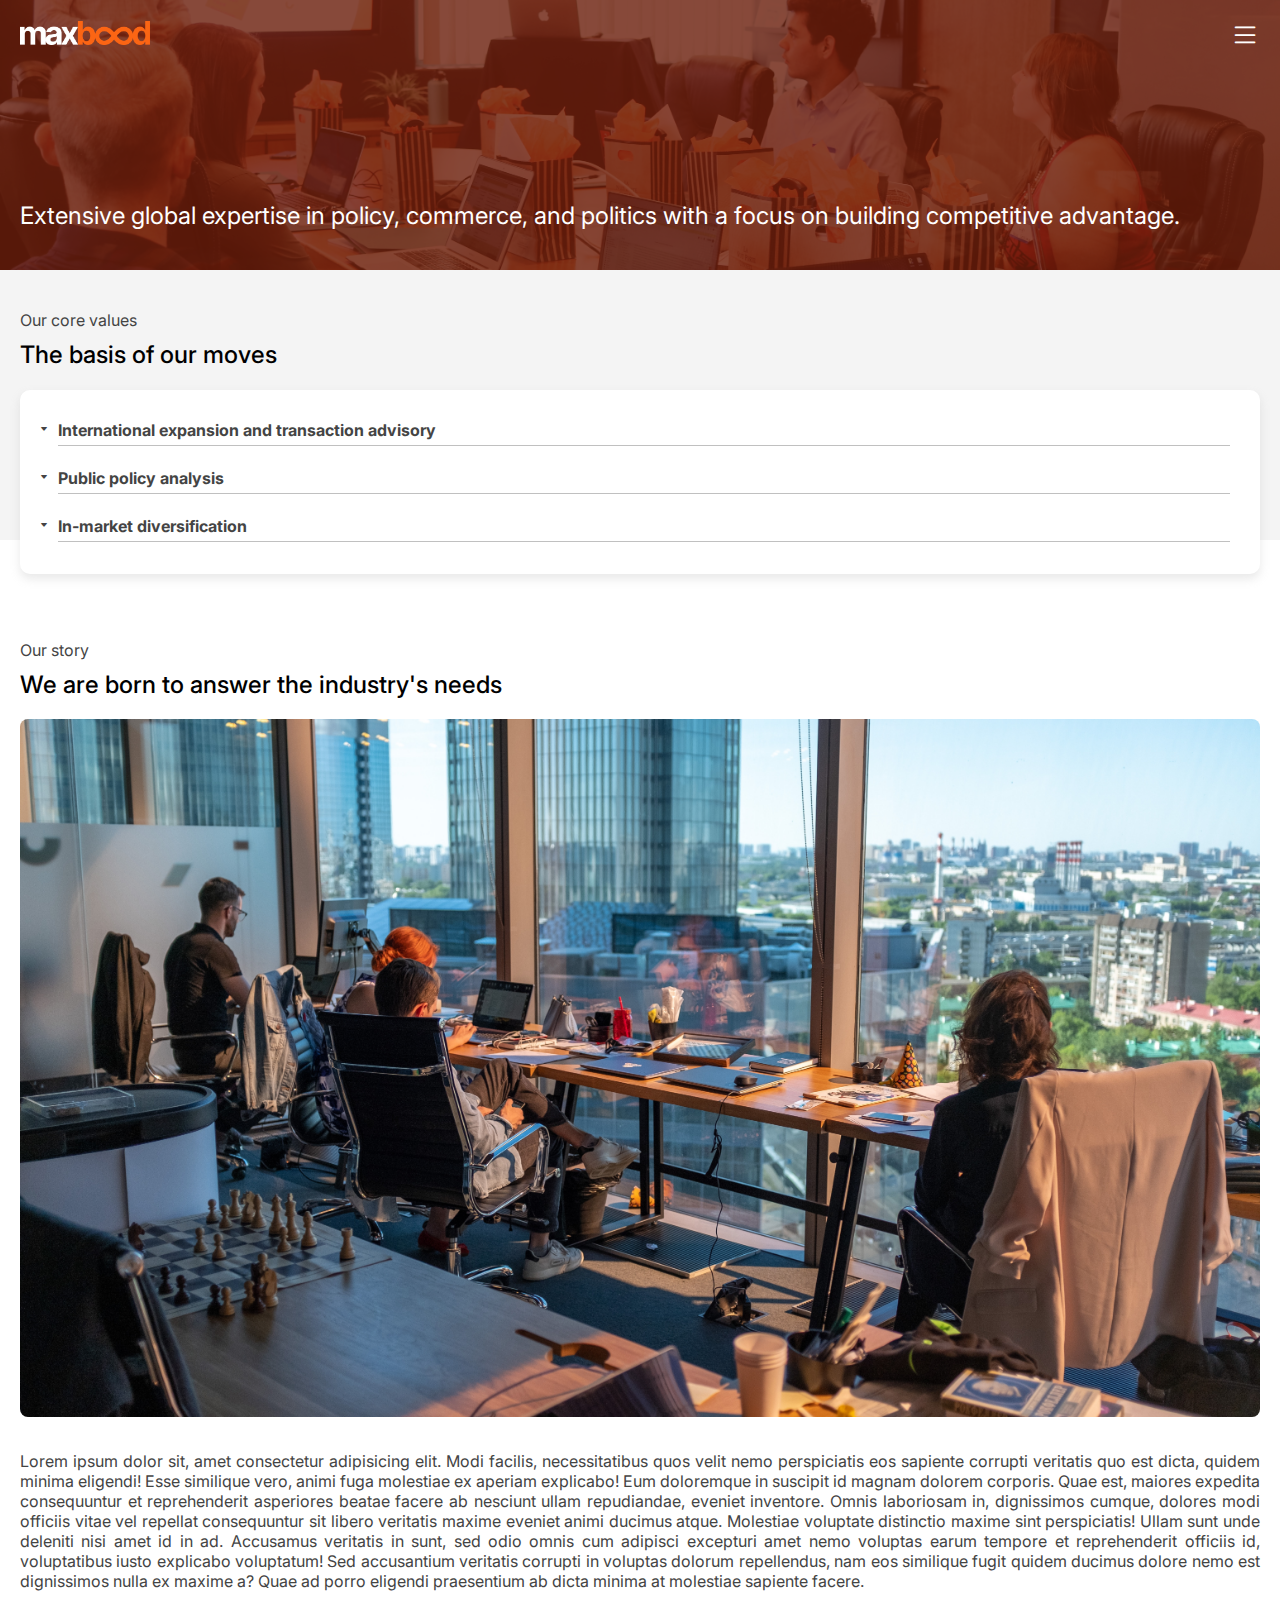
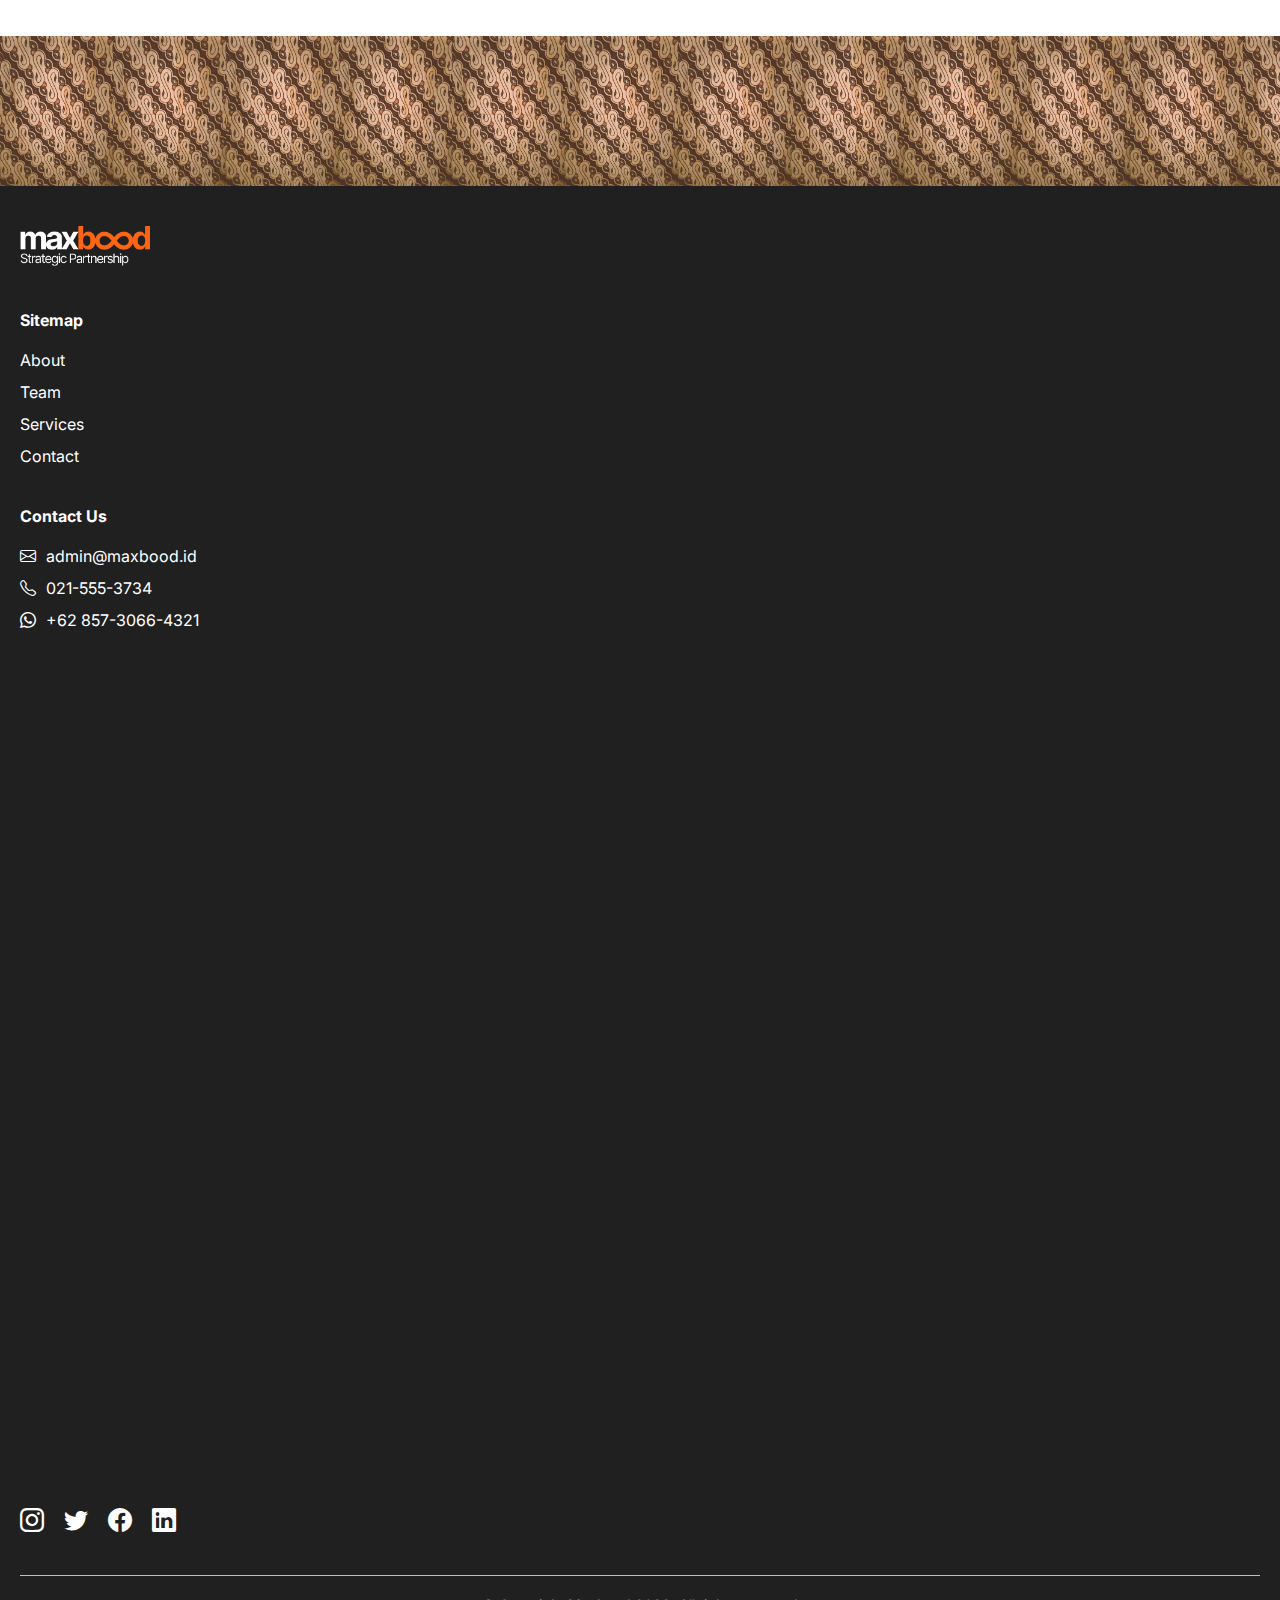
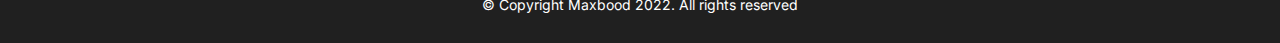
<file: about.html>
<!DOCTYPE html>
<html lang="en">

<head>
    <meta charset="UTF-8">
    <meta http-equiv="X-UA-Compatible" content="IE=edge">
    <meta name="viewport" content="width=device-width, initial-scale=1.0">
    <link rel="stylesheet" href="main.css">
    <link rel="stylesheet" href="about.css">
    <link
        href="https://fonts.googleapis.com/css2?family=Archivo:ital,wght@0,100;0,200;0,300;0,400;0,500;0,600;0,700;0,800;0,900;1,100;1,200;1,300;1,400;1,500;1,600;1,700;1,800;1,900&family=Inter:wght@100;200;300;400;500;600;700;800;900&family=Playfair+Display+SC:ital,wght@0,400;0,700;0,900;1,400;1,700;1,900&family=Plus+Jakarta+Sans:ital,wght@0,200;0,300;0,400;0,500;0,600;0,700;0,800;1,200;1,300;1,400;1,500;1,600;1,700;1,800&display=swap"
        rel="stylesheet">
        <link rel="stylesheet" href="https://cdn.jsdelivr.net/npm/bootstrap-icons@1.8.3/font/bootstrap-icons.css">
    <title>About — Maxbood</title>
</head>

<body>

    <!-- HEADER -->
    <header>
        <a href="index.html"><img src="img/maxbood__logo.png" alt="" id="brand__logo"></a>
        <div class="nav__toggle"><i class="bi bi-list"></i></div>
        <div class="nav__toggle__close"><i class="bi bi-x"></i></div>
        <div class="nav__menu closed__nav__menu">
            <ul class="menu__items">
                <li class="menu__item"><a href="about.html">About</a></li>
                <li class="menu__item"><a href="team.html">Team</a></li>
                <li class="menu__item"><a href="services.html">Services</a></li>
                <li class="menu__item"><a href="#footer__section">Contact</a></li>
            </ul>
            <ul class="social__icons">
                <li class="social__icon"><a href=""><i class="bi bi-instagram"></i></a></li>
                <li class="social__icon"><a href=""><i class="bi bi-twitter"></i></a></li>
                <li class="social__icon"><a href=""><i class="bi bi-facebook"></i></a></li>
                <li class="social__icon"><a href=""><i class="bi bi-linkedin"></i></a></li>
            </ul>
        </div>
    </header>

    <!-- HERO SECTION -->
    <section id="hero__section" class="section__container">
        <h2>Extensive global expertise in policy, commerce, and politics with a focus on building competitive advantage.
        </h2>
        <div class="hero__section__overlay"></div>
    </section>

    <!-- CORE VALUES SECTION -->
    <section id="core__values__section" class="section__container">
        <p>Our core values</p>
        <h2>The basis of our moves</h2>
        <div class="card">
            <div class="accordion">
                <div class="accordion__item">
                    <!-- SERVICES ACCORDION ITEM 1 -->
                    <div class="accordion__label">
                        <i class="bi bi-caret-down-fill accordion__label__item"></i>
                        <p class="accordion__label__item">International expansion and transaction advisory</p>
                    </div>
                    <p class="accordion__child closed__accordion">We advise companies on if, how and when to invest
                        offshore, taking into account their risk appetite and levels of exposure.</p>

                    <!-- SERVICES ACCORDION ITEM 2 -->
                    <div class="accordion__label">
                        <i class="bi bi-caret-down-fill accordion__label__item"></i>
                        <p class="accordion__label__item">Public policy analysis</p>
                    </div>
                    <p class="accordion__child closed__accordion">Analysis of public policy, the politics underpinning
                        decision making, its trajectory and the implications for business.</p>

                    <!-- SERVICES ACCORDION ITEM 3 -->
                    <div class="accordion__label">
                        <i class="bi bi-caret-down-fill accordion__label__item"></i>
                        <p class="accordion__label__item">In-market diversification</p>
                    </div>
                    <p class="accordion__child closed__accordion">Advice around exposure to in-country risk and how
                        companies can seek to limit over-exposure and protect themselves.</p>
                </div>
            </div>
        </div>
    </section>

    <!-- STORY SECTION -->
    <section id="story__section" class="section__container">
        <p>Our story</p>
        <h2>We are born to answer the industry's needs</h2>
        <img src="img/about-page__story-section.jpg" alt="" class="story__section__img">
        <p>Lorem ipsum dolor sit, amet consectetur adipisicing elit. Modi facilis, necessitatibus quos velit nemo perspiciatis eos sapiente corrupti veritatis quo est dicta, quidem minima eligendi! Esse similique vero, animi fuga molestiae ex aperiam explicabo! Eum doloremque in suscipit id magnam dolorem corporis. Quae est, maiores expedita consequuntur et reprehenderit asperiores beatae facere ab nesciunt ullam repudiandae, eveniet inventore. Omnis laboriosam in, dignissimos cumque, dolores modi officiis vitae vel repellat consequuntur sit libero veritatis maxime eveniet animi ducimus atque. Molestiae voluptate distinctio maxime sint perspiciatis! Ullam sunt unde deleniti nisi amet id in ad. Accusamus veritatis in sunt, sed odio omnis cum adipisci excepturi amet nemo voluptas earum tempore et reprehenderit officiis id, voluptatibus iusto explicabo voluptatum! Sed accusantium veritatis corrupti in voluptas dolorum repellendus, nam eos similique fugit quidem ducimus dolore nemo est dignissimos nulla ex maxime a? Quae ad porro eligendi praesentium ab dicta minima at molestiae sapiente facere.</p>
    </section>

    <!-- PREFOOTER -->
    <section class="prefooter">
        <div class="prefooter__overlay"></div>
    </section>

    <!-- FOOTER -->
    <footer id="footer__section" class="section__container">
        <img src="img/maxbood__logo__wtext.png" alt="" id="brand__logo__footer">
        <div class="sitemap">
            <ul>Sitemap
                <li class="sitemap__item"><a href="">About</a></li>
                <li class="sitemap__item"><a href="">Team</a></li>
                <li class="sitemap__item"><a href="">Services</a></li>
                <li class="sitemap__item"><a href="">Contact</a></li>
            </ul>
        </div>

        <div class="company__details">
            <ul>Contact Us
                <li class="detail__item"><a href="mailto:admin@maxbood.id"><i class="bi bi-envelope"></i>admin@maxbood.id</a></li>
                <li class="detail__item"><a href="tel:0215553734"><i class="bi bi-telephone"></i>021-555-3734</a></li>
                <li class="detail__item"><a href="tel:6285730664321"><i class="bi bi-whatsapp"></i>+62 857-3066-4321</a></li>
                <li class="detail__item company__map"><iframe src="https://www.google.com/maps/embed?pb=!1m18!1m12!1m3!1d3965.9893935387486!2d106.75411691513679!3d-6.2651243954652065!2m3!1f0!2f0!3f0!3m2!1i1024!2i768!4f13.1!3m3!1m2!1s0x2e69f05c6fa4e817%3A0x3b7dd12d292b1c73!2sBumi%20Bintaro%20Permai!5e0!3m2!1sen!2sid!4v1657023475915!5m2!1sen!2sid" width="600" height="450" style="border:0;" allowfullscreen="" loading="lazy" referrerpolicy="no-referrer-when-downgrade"></iframe></li>
            </ul>
        </div>

        <div class="social__icons__container">
            <ul class="social__icons">
                <li class="social__icon"><a href=""><i class="bi bi-instagram"></i></a></li>
                <li class="social__icon"><a href=""><i class="bi bi-twitter"></i></a></li>
                <li class="social__icon"><a href=""><i class="bi bi-facebook"></i></a></li>
                <li class="social__icon"><a href=""><i class="bi bi-linkedin"></i></a></li>
            </ul>
        </div>

        <div class="copyrights">&copy; Copyright Maxbood 2022. All rights reserved</div>
    </footer>


    <script src="main.js"></script>
</body>

</html>
</file>
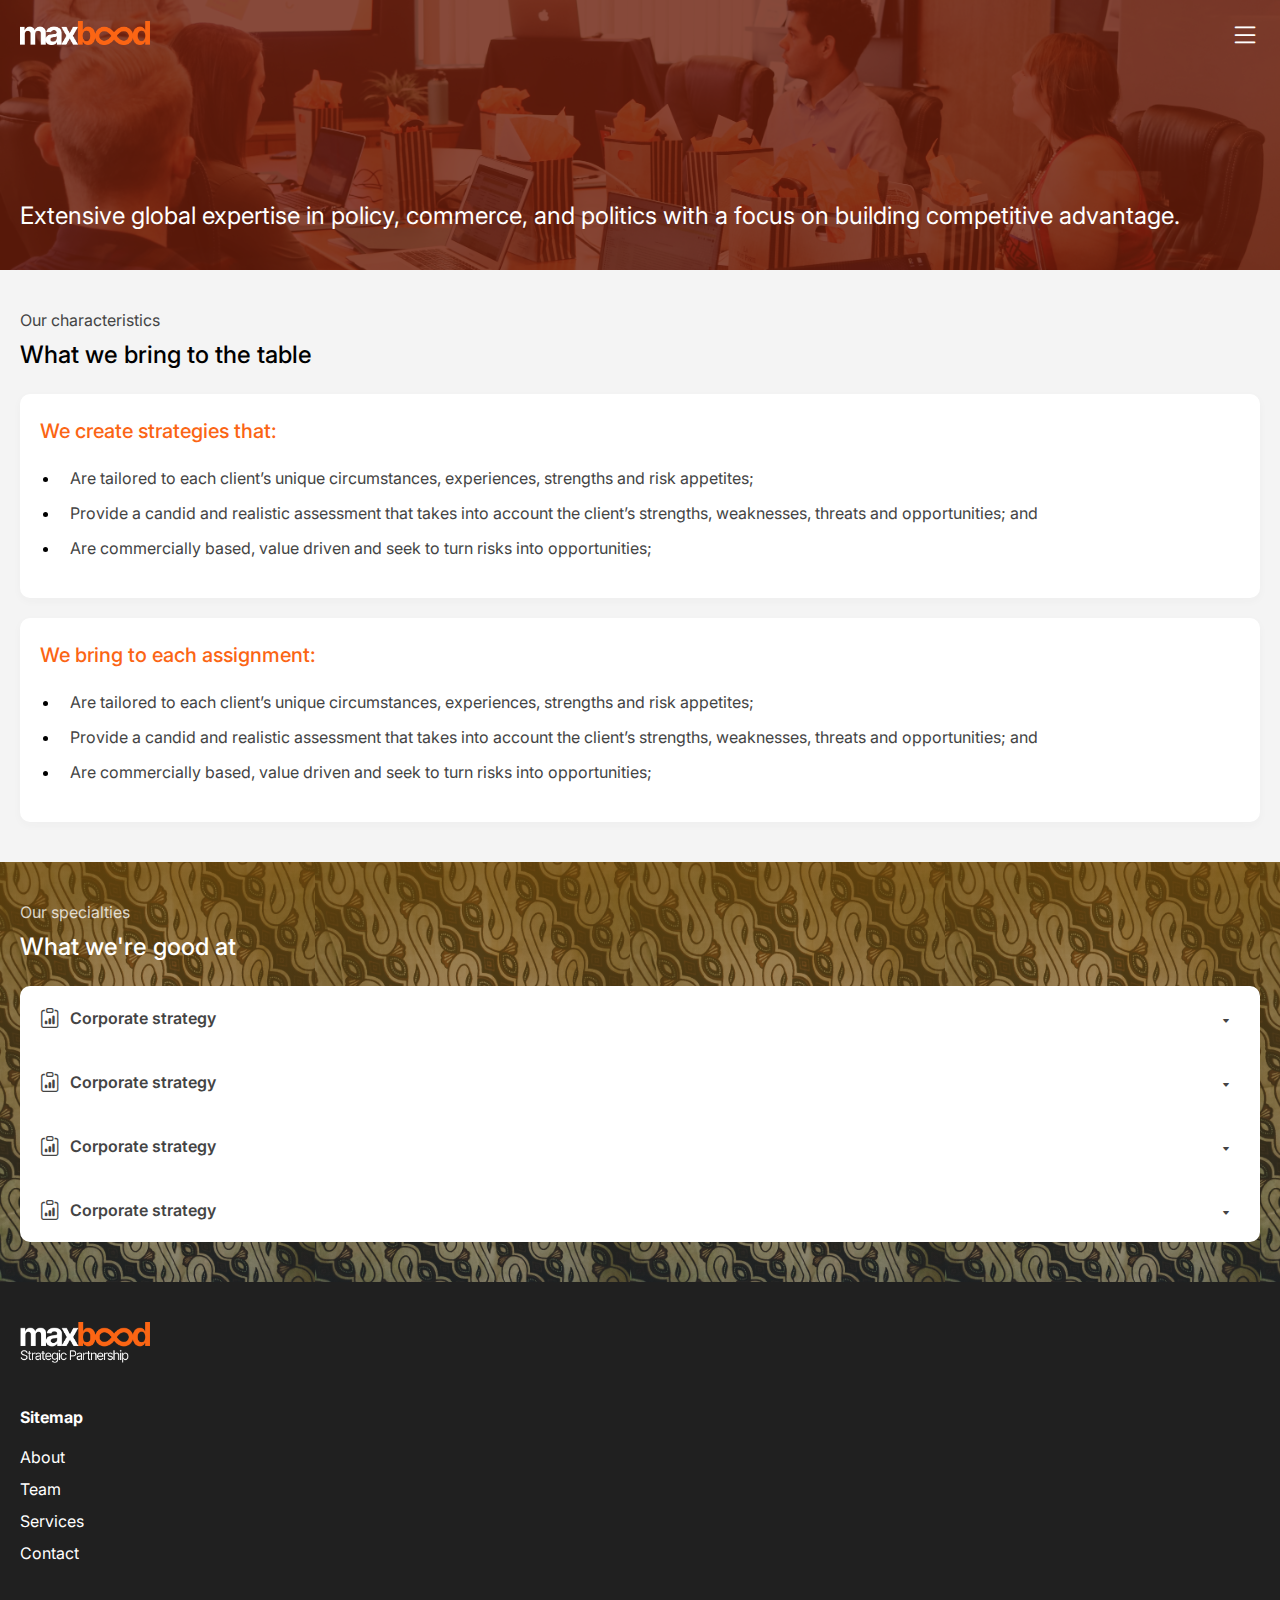
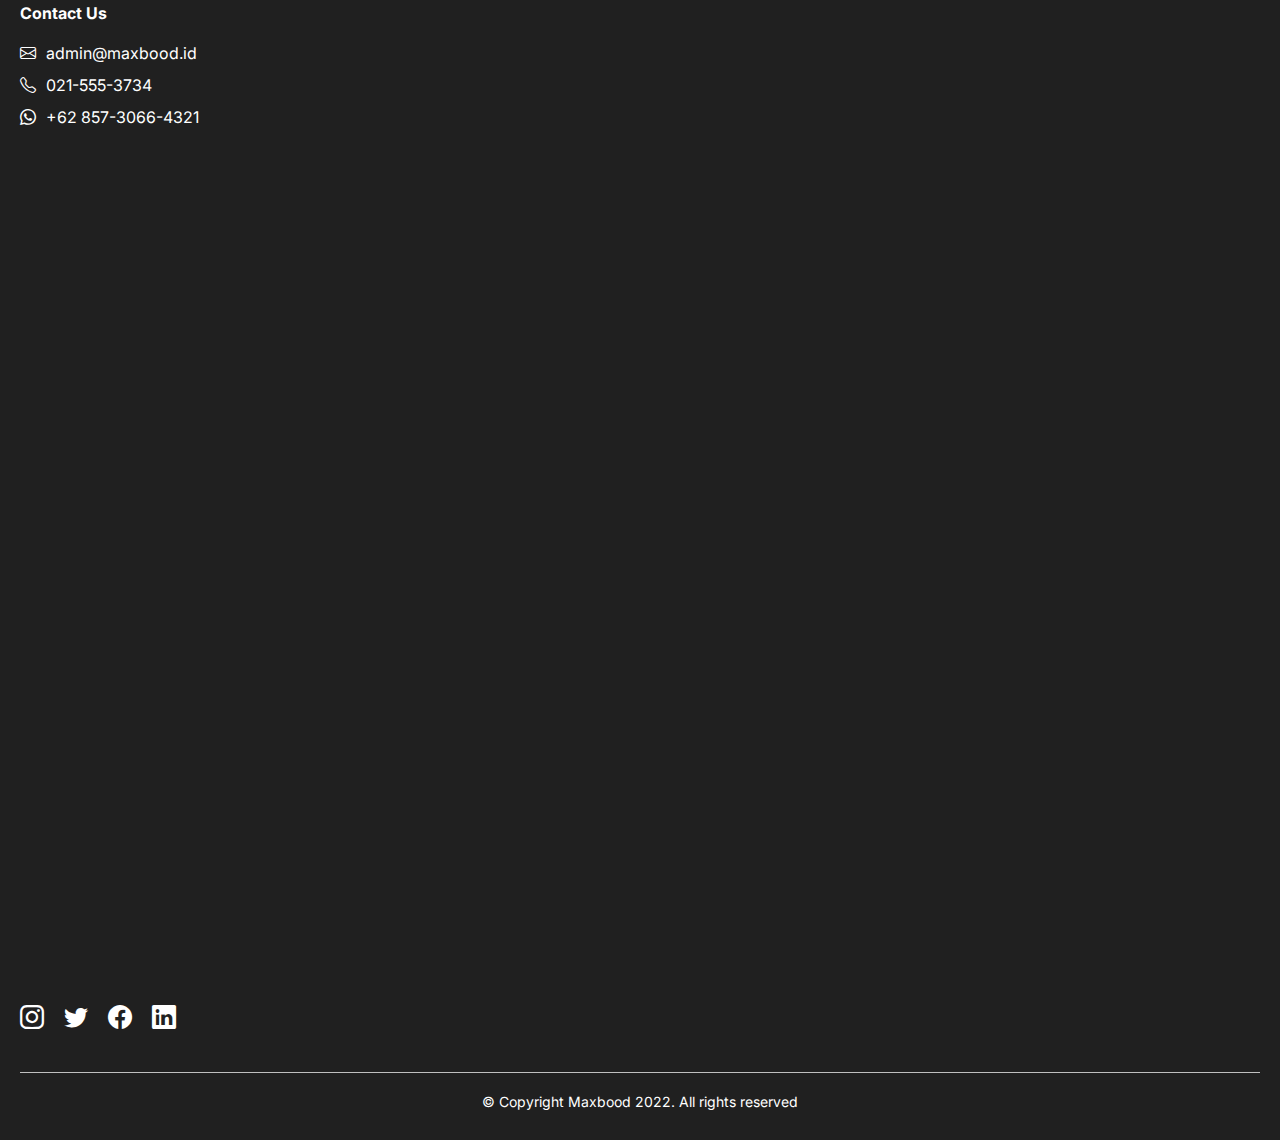
<file: services.html>
<!DOCTYPE html>
<html lang="en">

<head>
    <meta charset="UTF-8">
    <meta http-equiv="X-UA-Compatible" content="IE=edge">
    <meta name="viewport" content="width=device-width, initial-scale=1.0">
    <link rel="stylesheet" href="https://cdn.jsdelivr.net/npm/bootstrap-icons@1.8.3/font/bootstrap-icons.css">
    <link rel="stylesheet" href="services.css">
    <link rel="stylesheet" href="main.css">
    <link rel="preconnect" href="https://fonts.googleapis.com">
    <link rel="preconnect" href="https://fonts.gstatic.com" crossorigin>
    <link
        href="https://fonts.googleapis.com/css2?family=Archivo:ital,wght@0,100;0,200;0,300;0,400;0,500;0,600;0,700;0,800;0,900;1,100;1,200;1,300;1,400;1,500;1,600;1,700;1,800;1,900&family=Inter:wght@100;200;300;400;500;600;700;800;900&family=Playfair+Display+SC:ital,wght@0,400;0,700;0,900;1,400;1,700;1,900&family=Plus+Jakarta+Sans:ital,wght@0,200;0,300;0,400;0,500;0,600;0,700;0,800;1,200;1,300;1,400;1,500;1,600;1,700;1,800&display=swap" rel="stylesheet">

    <title>Services — Maxbood</title>
</head>

<body>
    <!-- NAVBAR -->
    <header>
        <a href="index.html"><img src="img/maxbood__logo.png" alt="" id="brand__logo"></a>
        <div class="nav__toggle"><i class="bi bi-list"></i></div>
        <div class="nav__toggle__close"><i class="bi bi-x"></i></div>
        <div class="nav__menu closed__nav__menu">
            <ul class="menu__items">
                <li class="menu__item"><a href="about.html">About</a></li>
                <li class="menu__item"><a href="team.html">Team</a></li>
                <li class="menu__item"><a href="services.html">Services</a></li>
                <li class="menu__item"><a href="#footer__section">Contact</a></li>
            </ul>
            <ul class="social__icons">
                <li class="social__icon"><a href=""><i class="bi bi-instagram"></i></a></li>
                <li class="social__icon"><a href=""><i class="bi bi-twitter"></i></a></li>
                <li class="social__icon"><a href=""><i class="bi bi-facebook"></i></a></li>
                <li class="social__icon"><a href=""><i class="bi bi-linkedin"></i></a></li>
            </ul>
        </div>
    </header>

     <!-- HERO SECTION -->
     <section id="hero__section" class="section__container">
        <h2>Extensive global expertise in policy, commerce, and politics with a focus on building competitive advantage.
        </h2>
        <div class="hero__section__overlay"></div>
    </section>

    <section id="characteristics__section" class="section__container">
        <p>Our characteristics</p>
        <h2>What we bring to the table</h2>
        <div class="card characteristics__card">
            <div class="card__title">
                <h3>We create strategies that:</h3>
            </div>
            <ul>
                <li><p>Are tailored to each client’s unique circumstances, experiences, strengths and risk appetites;</p></li>
                <li><p>Provide a candid and realistic assessment that takes into account the client’s strengths, weaknesses, threats and opportunities; and</p></li>
                <li><p>Are commercially based, value driven and seek to turn risks into opportunities;</p></li>
            </ul>
        </div>
        <div class="card characteristics__card">
            <div class="card__title">
                <h3>We bring to each assignment:</h3>
            </div>
            <ul>
                <li><p>Are tailored to each client’s unique circumstances, experiences, strengths and risk appetites;</p></li>
                <li><p>Provide a candid and realistic assessment that takes into account the client’s strengths, weaknesses, threats and opportunities; and</p></li>
                <li><p>Are commercially based, value driven and seek to turn risks into opportunities;</p></li>
            </ul>
        </div>
    </section>

    <section id="specialties__section" class="section__container">
        <p>Our specialties</p>
        <h2>What we're good at</h2>

        <div class="card person__card">
            <div class="left__side">
                <i class="bi bi-clipboard-data"></i>
                <div class="person__details">
                    <p class="person__name">Corporate strategy</p>
                </div>
            </div>
            <div class="right__side">
                <i class="bi bi-caret-down-fill"></i>
            </div>
            <div class="card__overlay"></div>
        </div>
        <div class="person__biography section__container card">
            <p>Taufik Hendra Kusuma memperoleh gelar Sarjana Sains Terapan Akuntansi dari Sekolah Tinggi Akuntansi Negara (2002). Taufik melanjutkan pendidikan S2 di Program MBA jurusan Manajemen Keuangan Universitas Gadjah Mada (2010) dan Master in Laws di Leeds Beckett University, Inggris (2022). Pendidikan S3 Islamic Economics and Finance dilanjutkan di Universitas Trisakti & MIHE, Inggris (2018) serta Program DBA Strategic Management di Prague University of Economics and Business, Ceko. Taufik juga memiliki 15 gelar sertifikasi profesi lokal dan internasional di bidang keuangan dan hukum. <br><br>
            Taufik pernah menjabat di PT Waskita Karya (Persero) Tbk (konstruksi) sebagai Direktur Keuangan & Manajemen Risiko serta Direktur Pengembangan Usaha dan QHSE. Sebelumnya Taufik menjabat sebagai komisaris, CEO, direktur dan group head di grup usaha Ooredoo Group/PT Indosat Tbk. (telekomunikasi), direktur anak perusahaan di PT Hutama Karya (Persero) (konstruksi dan properti), direktur dan senior management di grup usaha Radiant Group (investasi, perminyakan, rumah sakit dan EPC) serta auditor di Badan Pengawasan Keuangan dan Pembangunan (BPKP).</p>
        </div>
        <div class="card person__card">
            <div class="left__side">
                <i class="bi bi-clipboard-data"></i>
                <div class="person__details">
                    <p class="person__name">Corporate strategy</p>
                </div>
            </div>
            <div class="right__side">
                <i class="bi bi-caret-down-fill"></i>
            </div>
            <div class="card__overlay"></div>
        </div>
        <div class="person__biography section__container card">
            <p>Taufik Hendra Kusuma memperoleh gelar Sarjana Sains Terapan Akuntansi dari Sekolah Tinggi Akuntansi Negara (2002). Taufik melanjutkan pendidikan S2 di Program MBA jurusan Manajemen Keuangan Universitas Gadjah Mada (2010) dan Master in Laws di Leeds Beckett University, Inggris (2022). Pendidikan S3 Islamic Economics and Finance dilanjutkan di Universitas Trisakti & MIHE, Inggris (2018) serta Program DBA Strategic Management di Prague University of Economics and Business, Ceko. Taufik juga memiliki 15 gelar sertifikasi profesi lokal dan internasional di bidang keuangan dan hukum. <br><br>
            Taufik pernah menjabat di PT Waskita Karya (Persero) Tbk (konstruksi) sebagai Direktur Keuangan & Manajemen Risiko serta Direktur Pengembangan Usaha dan QHSE. Sebelumnya Taufik menjabat sebagai komisaris, CEO, direktur dan group head di grup usaha Ooredoo Group/PT Indosat Tbk. (telekomunikasi), direktur anak perusahaan di PT Hutama Karya (Persero) (konstruksi dan properti), direktur dan senior management di grup usaha Radiant Group (investasi, perminyakan, rumah sakit dan EPC) serta auditor di Badan Pengawasan Keuangan dan Pembangunan (BPKP).</p>
        </div>
        <div class="card person__card">
            <div class="left__side">
                <i class="bi bi-clipboard-data"></i>
                <div class="person__details">
                    <p class="person__name">Corporate strategy</p>
                </div>
            </div>
            <div class="right__side">
                <i class="bi bi-caret-down-fill"></i>
            </div>
            <div class="card__overlay"></div>
        </div>
        <div class="person__biography section__container card">
            <p>Taufik Hendra Kusuma memperoleh gelar Sarjana Sains Terapan Akuntansi dari Sekolah Tinggi Akuntansi Negara (2002). Taufik melanjutkan pendidikan S2 di Program MBA jurusan Manajemen Keuangan Universitas Gadjah Mada (2010) dan Master in Laws di Leeds Beckett University, Inggris (2022). Pendidikan S3 Islamic Economics and Finance dilanjutkan di Universitas Trisakti & MIHE, Inggris (2018) serta Program DBA Strategic Management di Prague University of Economics and Business, Ceko. Taufik juga memiliki 15 gelar sertifikasi profesi lokal dan internasional di bidang keuangan dan hukum. <br><br>
            Taufik pernah menjabat di PT Waskita Karya (Persero) Tbk (konstruksi) sebagai Direktur Keuangan & Manajemen Risiko serta Direktur Pengembangan Usaha dan QHSE. Sebelumnya Taufik menjabat sebagai komisaris, CEO, direktur dan group head di grup usaha Ooredoo Group/PT Indosat Tbk. (telekomunikasi), direktur anak perusahaan di PT Hutama Karya (Persero) (konstruksi dan properti), direktur dan senior management di grup usaha Radiant Group (investasi, perminyakan, rumah sakit dan EPC) serta auditor di Badan Pengawasan Keuangan dan Pembangunan (BPKP).</p>
        </div>
        <div class="card person__card">
            <div class="left__side">
                <i class="bi bi-clipboard-data"></i>
                <div class="person__details">
                    <p class="person__name">Corporate strategy</p>
                </div>
            </div>
            <div class="right__side">
                <i class="bi bi-caret-down-fill"></i>
            </div>
            <div class="card__overlay"></div>
        </div>
        <div class="person__biography section__container card">
            <p>Taufik Hendra Kusuma memperoleh gelar Sarjana Sains Terapan Akuntansi dari Sekolah Tinggi Akuntansi Negara (2002). Taufik melanjutkan pendidikan S2 di Program MBA jurusan Manajemen Keuangan Universitas Gadjah Mada (2010) dan Master in Laws di Leeds Beckett University, Inggris (2022). Pendidikan S3 Islamic Economics and Finance dilanjutkan di Universitas Trisakti & MIHE, Inggris (2018) serta Program DBA Strategic Management di Prague University of Economics and Business, Ceko. Taufik juga memiliki 15 gelar sertifikasi profesi lokal dan internasional di bidang keuangan dan hukum. <br><br>
            Taufik pernah menjabat di PT Waskita Karya (Persero) Tbk (konstruksi) sebagai Direktur Keuangan & Manajemen Risiko serta Direktur Pengembangan Usaha dan QHSE. Sebelumnya Taufik menjabat sebagai komisaris, CEO, direktur dan group head di grup usaha Ooredoo Group/PT Indosat Tbk. (telekomunikasi), direktur anak perusahaan di PT Hutama Karya (Persero) (konstruksi dan properti), direktur dan senior management di grup usaha Radiant Group (investasi, perminyakan, rumah sakit dan EPC) serta auditor di Badan Pengawasan Keuangan dan Pembangunan (BPKP).</p>
        </div>
        
    </section>

    <!-- FOOTER -->
    <footer id="footer__section" class="section__container">
        <img src="img/maxbood__logo__wtext.png" alt="" id="brand__logo__footer">
        <div class="sitemap">
            <ul>Sitemap
                <li class="sitemap__item"><a href="about.html">About</a></li>
                <li class="sitemap__item"><a href="team.html">Team</a></li>
                <li class="sitemap__item"><a href="services.html">Services</a></li>
                <li class="sitemap__item"><a href="#footer__section">Contact</a></li>
            </ul>
        </div>

        <div class="company__details">
            <ul>Contact Us
                <li class="detail__item"><a href="mailto:admin@maxbood.id"><i class="bi bi-envelope"></i>admin@maxbood.id</a></li>
                <li class="detail__item"><a href="tel:0215553734"><i class="bi bi-telephone"></i>021-555-3734</a></li>
                <li class="detail__item"><a href="tel:6285730664321"><i class="bi bi-whatsapp"></i>+62 857-3066-4321</a></li>
                <li class="detail__item company__map"><iframe src="https://www.google.com/maps/embed?pb=!1m18!1m12!1m3!1d3965.9893935387486!2d106.75411691513679!3d-6.2651243954652065!2m3!1f0!2f0!3f0!3m2!1i1024!2i768!4f13.1!3m3!1m2!1s0x2e69f05c6fa4e817%3A0x3b7dd12d292b1c73!2sBumi%20Bintaro%20Permai!5e0!3m2!1sen!2sid!4v1657023475915!5m2!1sen!2sid" width="600" height="450" style="border:0;" allowfullscreen="" loading="lazy" referrerpolicy="no-referrer-when-downgrade"></iframe></li>
            </ul>
        </div>

        <div class="social__icons__container">
            <ul class="social__icons">
                <li class="social__icon"><a href=""><i class="bi bi-instagram"></i></a></li>
                <li class="social__icon"><a href=""><i class="bi bi-twitter"></i></a></li>
                <li class="social__icon"><a href=""><i class="bi bi-facebook"></i></a></li>
                <li class="social__icon"><a href=""><i class="bi bi-linkedin"></i></a></li>
            </ul>
        </div>

        <div class="copyrights">&copy; Copyright Maxbood 2022. All rights reserved</div>
    </footer>

    <script src="main.js"></script>
    <script src="team.js"></script>
</body>

</html>
</file>
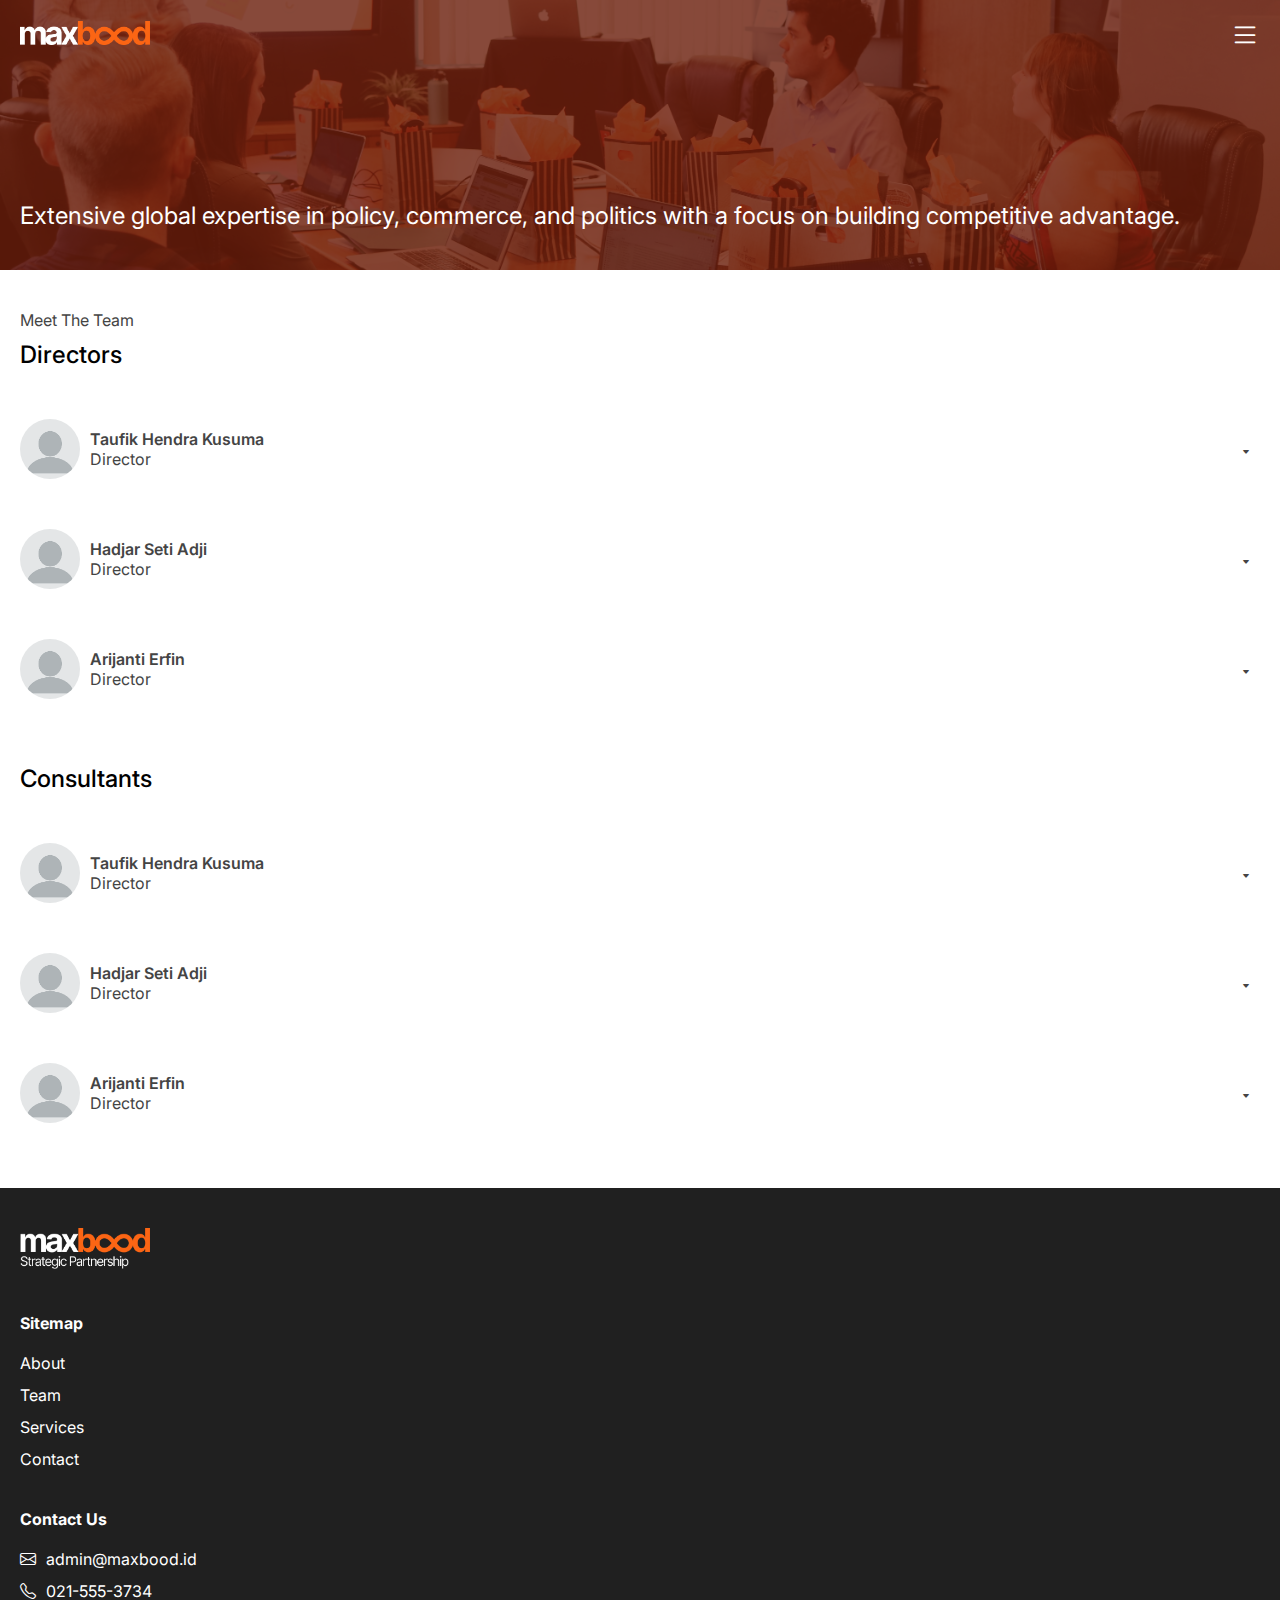
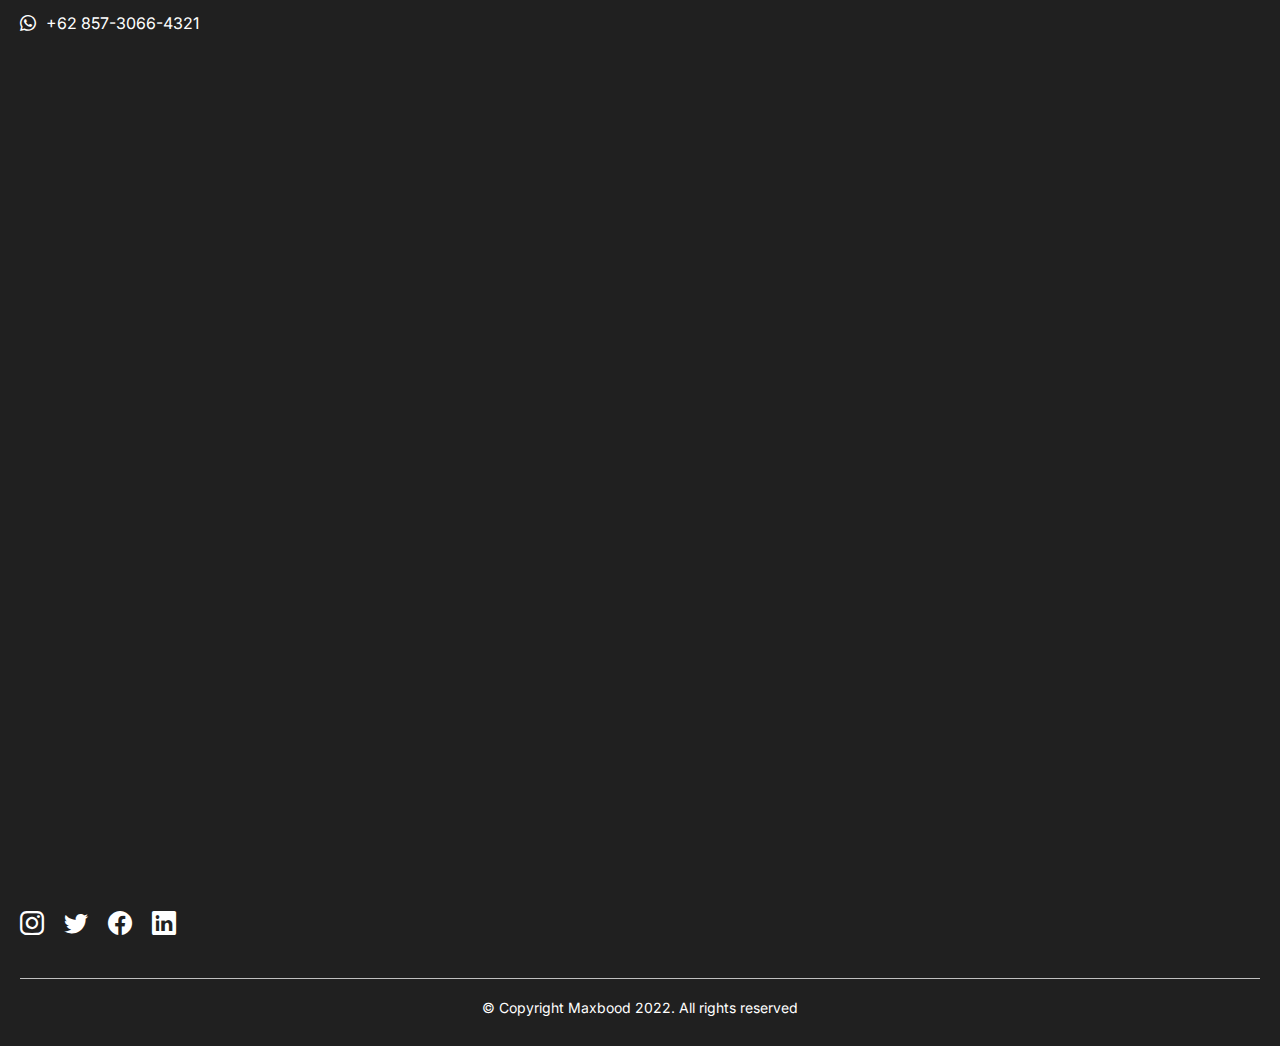
<file: team.html>
<!DOCTYPE html>
<html lang="en">

<head>
    <meta charset="UTF-8">
    <meta http-equiv="X-UA-Compatible" content="IE=edge">
    <meta name="viewport" content="width=device-width, initial-scale=1.0">
    <link rel="stylesheet" href="main.css">
    <link rel="stylesheet" href="team.css">
    <link
        href="https://fonts.googleapis.com/css2?family=Archivo:ital,wght@0,100;0,200;0,300;0,400;0,500;0,600;0,700;0,800;0,900;1,100;1,200;1,300;1,400;1,500;1,600;1,700;1,800;1,900&family=Inter:wght@100;200;300;400;500;600;700;800;900&family=Playfair+Display+SC:ital,wght@0,400;0,700;0,900;1,400;1,700;1,900&family=Plus+Jakarta+Sans:ital,wght@0,200;0,300;0,400;0,500;0,600;0,700;0,800;1,200;1,300;1,400;1,500;1,600;1,700;1,800&display=swap"
        rel="stylesheet">
    <link rel="stylesheet" href="https://cdn.jsdelivr.net/npm/bootstrap-icons@1.8.3/font/bootstrap-icons.css">
    <title>Team — Maxbood</title>
</head>

<body>

    <!-- HEADER -->
    <header>
        <a href="index.html"><img src="img/maxbood__logo.png" alt="" id="brand__logo"></a>
        <div class="nav__toggle"><i class="bi bi-list"></i></div>
        <div class="nav__toggle__close"><i class="bi bi-x"></i></div>
        <div class="nav__menu closed__nav__menu">
            <ul class="menu__items">
                <li class="menu__item"><a href="about.html">About</a></li>
                <li class="menu__item"><a href="team.html">Team</a></li>
                <li class="menu__item"><a href="services.html">Services</a></li>
                <li class="menu__item"><a href="#footer__section">Contact</a></li>
            </ul>
            <ul class="social__icons">
                <li class="social__icon"><a href=""><i class="bi bi-instagram"></i></a></li>
                <li class="social__icon"><a href=""><i class="bi bi-twitter"></i></a></li>
                <li class="social__icon"><a href=""><i class="bi bi-facebook"></i></a></li>
                <li class="social__icon"><a href=""><i class="bi bi-linkedin"></i></a></li>
            </ul>
        </div>
    </header>

    <!-- HERO SECTION -->
    <section id="hero__section" class="section__container">
        <h2>Extensive global expertise in policy, commerce, and politics with a focus on building competitive advantage.
        </h2>
        <div class="hero__section__overlay"></div>
    </section>

    <section id="person__cards__section" class="">

        <p>Meet The Team</p>
        <h2>Directors</h2>

        <div class="card person__card">
            <div class="left__side">
                <img src="img/blank-pp__team-page.png" alt="" class="profile__picture">
                <div class="person__details">
                    <p class="person__name">Taufik Hendra Kusuma</p>
                    <p class="person__title">Director</p>
                </div>
            </div>
            <div class="right__side">
                <i class="bi bi-caret-down-fill"></i>
            </div>
            <div class="card__overlay"></div>
        </div>
        <div class="person__biography section__container card">
            <p>Taufik Hendra Kusuma memperoleh gelar Sarjana Sains Terapan Akuntansi dari Sekolah Tinggi Akuntansi Negara (2002). Taufik melanjutkan pendidikan S2 di Program MBA jurusan Manajemen Keuangan Universitas Gadjah Mada (2010) dan Master in Laws di Leeds Beckett University, Inggris (2022). Pendidikan S3 Islamic Economics and Finance dilanjutkan di Universitas Trisakti & MIHE, Inggris (2018) serta Program DBA Strategic Management di Prague University of Economics and Business, Ceko. Taufik juga memiliki 15 gelar sertifikasi profesi lokal dan internasional di bidang keuangan dan hukum. <br><br>
            Taufik pernah menjabat di PT Waskita Karya (Persero) Tbk (konstruksi) sebagai Direktur Keuangan & Manajemen Risiko serta Direktur Pengembangan Usaha dan QHSE. Sebelumnya Taufik menjabat sebagai komisaris, CEO, direktur dan group head di grup usaha Ooredoo Group/PT Indosat Tbk. (telekomunikasi), direktur anak perusahaan di PT Hutama Karya (Persero) (konstruksi dan properti), direktur dan senior management di grup usaha Radiant Group (investasi, perminyakan, rumah sakit dan EPC) serta auditor di Badan Pengawasan Keuangan dan Pembangunan (BPKP).</p>
        </div>
        <div class="card person__card">
            <div class="left__side">
                <img src="img/blank-pp__team-page.png" alt="" class="profile__picture">
                <div class="person__details">
                    <p class="person__name">Hadjar Seti Adji</p>
                    <p class="person__title">Director</p>
                </div>
            </div>
            <div class="right__side">
                <i class="bi bi-caret-down-fill"></i>
            </div>
            <div class="card__overlay"></div>
        </div>
        <div class="person__biography section__container card">
            <p>Taufik Hendra Kusuma memperoleh gelar Sarjana Sains Terapan Akuntansi dari Sekolah Tinggi Akuntansi Negara (2002). Taufik melanjutkan pendidikan S2 di Program MBA jurusan Manajemen Keuangan Universitas Gadjah Mada (2010) dan Master in Laws di Leeds Beckett University, Inggris (2022). Pendidikan S3 Islamic Economics and Finance dilanjutkan di Universitas Trisakti & MIHE, Inggris (2018) serta Program DBA Strategic Management di Prague University of Economics and Business, Ceko. Taufik juga memiliki 15 gelar sertifikasi profesi lokal dan internasional di bidang keuangan dan hukum. <br><br>
            Taufik pernah menjabat di PT Waskita Karya (Persero) Tbk (konstruksi) sebagai Direktur Keuangan & Manajemen Risiko serta Direktur Pengembangan Usaha dan QHSE. Sebelumnya Taufik menjabat sebagai komisaris, CEO, direktur dan group head di grup usaha Ooredoo Group/PT Indosat Tbk. (telekomunikasi), direktur anak perusahaan di PT Hutama Karya (Persero) (konstruksi dan properti), direktur dan senior management di grup usaha Radiant Group (investasi, perminyakan, rumah sakit dan EPC) serta auditor di Badan Pengawasan Keuangan dan Pembangunan (BPKP).</p>
        </div>
        <div class="card person__card">
            <div class="left__side">
                <img src="img/blank-pp__team-page.png" alt="" class="profile__picture">
                <div class="person__details">
                    <p class="person__name">Arijanti Erfin</p>
                    <p class="person__title">Director</p>
                </div>
            </div>
            <div class="right__side">
                <i class="bi bi-caret-down-fill"></i>
            </div>
            <div class="card__overlay"></div>
        </div>
        <div class="person__biography section__container card">
            <p>Taufik Hendra Kusuma memperoleh gelar Sarjana Sains Terapan Akuntansi dari Sekolah Tinggi Akuntansi Negara (2002). Taufik melanjutkan pendidikan S2 di Program MBA jurusan Manajemen Keuangan Universitas Gadjah Mada (2010) dan Master in Laws di Leeds Beckett University, Inggris (2022). Pendidikan S3 Islamic Economics and Finance dilanjutkan di Universitas Trisakti & MIHE, Inggris (2018) serta Program DBA Strategic Management di Prague University of Economics and Business, Ceko. Taufik juga memiliki 15 gelar sertifikasi profesi lokal dan internasional di bidang keuangan dan hukum. <br><br>
            Taufik pernah menjabat di PT Waskita Karya (Persero) Tbk (konstruksi) sebagai Direktur Keuangan & Manajemen Risiko serta Direktur Pengembangan Usaha dan QHSE. Sebelumnya Taufik menjabat sebagai komisaris, CEO, direktur dan group head di grup usaha Ooredoo Group/PT Indosat Tbk. (telekomunikasi), direktur anak perusahaan di PT Hutama Karya (Persero) (konstruksi dan properti), direktur dan senior management di grup usaha Radiant Group (investasi, perminyakan, rumah sakit dan EPC) serta auditor di Badan Pengawasan Keuangan dan Pembangunan (BPKP).</p>
        </div>

        <h2>Consultants</h2>

        <div class="card person__card">
            <div class="left__side">
                <img src="img/blank-pp__team-page.png" alt="" class="profile__picture">
                <div class="person__details">
                    <p class="person__name">Taufik Hendra Kusuma</p>
                    <p class="person__title">Director</p>
                </div>
            </div>
            <div class="right__side">
                <i class="bi bi-caret-down-fill"></i>
            </div>
            <div class="card__overlay"></div>
        </div>
        <div class="person__biography section__container card">
            <p>Taufik Hendra Kusuma memperoleh gelar Sarjana Sains Terapan Akuntansi dari Sekolah Tinggi Akuntansi Negara (2002). Taufik melanjutkan pendidikan S2 di Program MBA jurusan Manajemen Keuangan Universitas Gadjah Mada (2010) dan Master in Laws di Leeds Beckett University, Inggris (2022). Pendidikan S3 Islamic Economics and Finance dilanjutkan di Universitas Trisakti & MIHE, Inggris (2018) serta Program DBA Strategic Management di Prague University of Economics and Business, Ceko. Taufik juga memiliki 15 gelar sertifikasi profesi lokal dan internasional di bidang keuangan dan hukum. <br><br>
            Taufik pernah menjabat di PT Waskita Karya (Persero) Tbk (konstruksi) sebagai Direktur Keuangan & Manajemen Risiko serta Direktur Pengembangan Usaha dan QHSE. Sebelumnya Taufik menjabat sebagai komisaris, CEO, direktur dan group head di grup usaha Ooredoo Group/PT Indosat Tbk. (telekomunikasi), direktur anak perusahaan di PT Hutama Karya (Persero) (konstruksi dan properti), direktur dan senior management di grup usaha Radiant Group (investasi, perminyakan, rumah sakit dan EPC) serta auditor di Badan Pengawasan Keuangan dan Pembangunan (BPKP).</p>
        </div>
        <div class="card person__card">
            <div class="left__side">
                <img src="img/blank-pp__team-page.png" alt="" class="profile__picture">
                <div class="person__details">
                    <p class="person__name">Hadjar Seti Adji</p>
                    <p class="person__title">Director</p>
                </div>
            </div>
            <div class="right__side">
                <i class="bi bi-caret-down-fill"></i>
            </div>
            <div class="card__overlay"></div>
        </div>
        <div class="person__biography section__container card">
            <p>Taufik Hendra Kusuma memperoleh gelar Sarjana Sains Terapan Akuntansi dari Sekolah Tinggi Akuntansi Negara (2002). Taufik melanjutkan pendidikan S2 di Program MBA jurusan Manajemen Keuangan Universitas Gadjah Mada (2010) dan Master in Laws di Leeds Beckett University, Inggris (2022). Pendidikan S3 Islamic Economics and Finance dilanjutkan di Universitas Trisakti & MIHE, Inggris (2018) serta Program DBA Strategic Management di Prague University of Economics and Business, Ceko. Taufik juga memiliki 15 gelar sertifikasi profesi lokal dan internasional di bidang keuangan dan hukum. <br><br>
            Taufik pernah menjabat di PT Waskita Karya (Persero) Tbk (konstruksi) sebagai Direktur Keuangan & Manajemen Risiko serta Direktur Pengembangan Usaha dan QHSE. Sebelumnya Taufik menjabat sebagai komisaris, CEO, direktur dan group head di grup usaha Ooredoo Group/PT Indosat Tbk. (telekomunikasi), direktur anak perusahaan di PT Hutama Karya (Persero) (konstruksi dan properti), direktur dan senior management di grup usaha Radiant Group (investasi, perminyakan, rumah sakit dan EPC) serta auditor di Badan Pengawasan Keuangan dan Pembangunan (BPKP).</p>
        </div>
        <div class="card person__card">
            <div class="left__side">
                <img src="img/blank-pp__team-page.png" alt="" class="profile__picture">
                <div class="person__details">
                    <p class="person__name">Arijanti Erfin</p>
                    <p class="person__title">Director</p>
                </div>
            </div>
            <div class="right__side">
                <i class="bi bi-caret-down-fill"></i>
            </div>
            <div class="card__overlay"></div>
        </div>
        <div class="person__biography section__container card">
            <p>Taufik Hendra Kusuma memperoleh gelar Sarjana Sains Terapan Akuntansi dari Sekolah Tinggi Akuntansi Negara (2002). Taufik melanjutkan pendidikan S2 di Program MBA jurusan Manajemen Keuangan Universitas Gadjah Mada (2010) dan Master in Laws di Leeds Beckett University, Inggris (2022). Pendidikan S3 Islamic Economics and Finance dilanjutkan di Universitas Trisakti & MIHE, Inggris (2018) serta Program DBA Strategic Management di Prague University of Economics and Business, Ceko. Taufik juga memiliki 15 gelar sertifikasi profesi lokal dan internasional di bidang keuangan dan hukum. <br><br>
            Taufik pernah menjabat di PT Waskita Karya (Persero) Tbk (konstruksi) sebagai Direktur Keuangan & Manajemen Risiko serta Direktur Pengembangan Usaha dan QHSE. Sebelumnya Taufik menjabat sebagai komisaris, CEO, direktur dan group head di grup usaha Ooredoo Group/PT Indosat Tbk. (telekomunikasi), direktur anak perusahaan di PT Hutama Karya (Persero) (konstruksi dan properti), direktur dan senior management di grup usaha Radiant Group (investasi, perminyakan, rumah sakit dan EPC) serta auditor di Badan Pengawasan Keuangan dan Pembangunan (BPKP).</p>
        </div>
        
    </section>

    <!-- FOOTER -->
    <footer id="footer__section" class="section__container">
        <img src="img/maxbood__logo__wtext.png" alt="" id="brand__logo__footer">
        <div class="sitemap">
            <ul>Sitemap
                <li class="sitemap__item"><a href="">About</a></li>
                <li class="sitemap__item"><a href="">Team</a></li>
                <li class="sitemap__item"><a href="">Services</a></li>
                <li class="sitemap__item"><a href="">Contact</a></li>
            </ul>
        </div>

        <div class="company__details">
            <ul>Contact Us
                <li class="detail__item"><a href="mailto:admin@maxbood.id"><i class="bi bi-envelope"></i>admin@maxbood.id</a></li>
                <li class="detail__item"><a href="tel:0215553734"><i class="bi bi-telephone"></i>021-555-3734</a></li>
                <li class="detail__item"><a href="tel:6285730664321"><i class="bi bi-whatsapp"></i>+62 857-3066-4321</a></li>
                <li class="detail__item company__map"><iframe src="https://www.google.com/maps/embed?pb=!1m18!1m12!1m3!1d3965.9893935387486!2d106.75411691513679!3d-6.2651243954652065!2m3!1f0!2f0!3f0!3m2!1i1024!2i768!4f13.1!3m3!1m2!1s0x2e69f05c6fa4e817%3A0x3b7dd12d292b1c73!2sBumi%20Bintaro%20Permai!5e0!3m2!1sen!2sid!4v1657023475915!5m2!1sen!2sid" width="600" height="450" style="border:0;" allowfullscreen="" loading="lazy" referrerpolicy="no-referrer-when-downgrade"></iframe></li>
            </ul>
        </div>

        <div class="social__icons__container">
            <ul class="social__icons">
                <li class="social__icon"><a href=""><i class="bi bi-instagram"></i></a></li>
                <li class="social__icon"><a href=""><i class="bi bi-twitter"></i></a></li>
                <li class="social__icon"><a href=""><i class="bi bi-facebook"></i></a></li>
                <li class="social__icon"><a href=""><i class="bi bi-linkedin"></i></a></li>
            </ul>
        </div>

        <div class="copyrights">&copy; Copyright Maxbood 2022. All rights reserved</div>
    </footer>

    <script src="main.js"></script>
    <script src="team.js"></script>
</body>

</html>
</file>
<file: main.css>
/* DOCUMENT */

html {
    scroll-behavior: smooth !important;
}

* {
    margin: 0;
    padding: 0;
    box-sizing: border-box;
    font-family: 'Inter', sans-serif;
}

body {
    background-color: #f4f4f4;
}

/* HEADER */

#brand__logo {
    width: 130px;
}

header {
    padding-left: 20px;
    padding-right: 20px;
    height: 70px;
    z-index: 3;

    display: flex;
    align-items: center;
    justify-content: space-between;
    position: relative;
}

.header__bottom__border {
    border-bottom: solid #444444;
}

.nav__toggle {
    cursor: pointer;
}

.nav__toggle i {
    color: white;
    font-size: 30px;
}

.nav__toggle__close i {
    color: #444444;
    font-size: 30px;
}

.nav__toggle__close {
    display: none;
    cursor: pointer;
}

/* NAV MENU (EXPANDED) */

.nav__menu {
    z-index: 10;
    position: absolute;
    left: 0;
    right: 0;
    top: 100%;
    padding-left: 20px;
    padding-right: 20px;
    background-color: #fff;
    padding-bottom: 30px;
    padding-top: 20px;
    transition: .5s;
    box-shadow: 0px 3px 10px rgba(205, 205, 205, 0.264);
    border-radius: 0 0 15px 15px;
}

.opened__nav__menu {
    max-height: 400px;
    overflow: hidden;
}

.closed__nav__menu {
    max-height: 0;
    overflow: hidden;
    padding: 0;
    padding-left: 20px;
    margin-top: -70px;
}

.menu__item {
    
    display: block;
    margin-top: 20px;
}

.menu__item a {
    color: #444444;
    text-decoration: none;
    font-size: 20px;
    font-weight: 500;
}

.social__icons {
    margin-top: 40px;
    width: 100%;
    display: flex;
    justify-content: start;
}

.social__icon {
    display: block;
    margin-left: 10px;
    margin-right: 10px;
}

.social__icon:first-child {
    margin-left: 0;
}

.social__icon i {
    font-size: 24px;
}

.bi-instagram {
    color: rgb(220, 75, 123);
}

.bi-twitter {
    color: #1DA1F2;
}

.bi-facebook {
    color: #3b5998;
}

.bi-linkedin {
    color: #0072b1;
}


/* FOOTER */

/* FOOTER */
#footer__section {
    background-color: rgb(32, 32, 32);
    color: white;
    padding-top: 40px;
    z-index: 10;
}

#brand__logo__footer {
    width: 130px;
    margin-bottom: 40px;
}

#footer__section ul {
    font-weight: 700;
    margin-bottom: 40px;
}

#footer__section li {
    display: block;
    font-weight: normal;
    margin-top: 12px;
}

#footer__section li:first-child {
    margin-top: 20px;
}

.sitemap__item a {
    text-decoration: none;
    color: white;
}

.detail__item a {
    color: white;
    text-decoration: none;
}

.detail__item i {
    margin-right: 10px;
}

.detail__item:nth-child(3) {
    margin-bottom: 30px;
}

.company__map {
    position: relative;
    padding-bottom: 65%;
    height: 0;
    overflow: hidden;
}

.company__map iframe {
    position: absolute;
    top: 0;
    left: 0;
    width: 100% !important;
    height: 100% !important;
    border-radius: 8px;
}

#footer__section .social__icon {
    margin-top: 0px;
}

#footer__section .social__icon:first-child {
    margin-top: 0px;
}

#footer__section .social__icon i {
    color: white;
}

.copyrights {
    border-top: solid .2px #C0C0C0;
    font-size: 14px;
    padding-top: 20px;
    padding-bottom: 30px;
    display: flex;
    justify-content: center;
}



/* UTILITIES */

.section__container {
    padding-right: 20px;
    padding-left: 20px;
}

.primary__button {
    display: inline-block;
    font-size: 14px;
    padding: 13px 15px;
    background-color: #FB6514;
    border: none;
    border-radius: 8px;
    color: white;
    font-weight: 500;
    box-shadow: 0 3px 10px rgba(128, 128, 128, 0.1);
    transition: .5;
    text-decoration: none;
}

.secondary__button {
    display: inline-flex;
    align-items: center;
    font-size: 14px;
    padding: 13px 15px;
    border: solid 2px #FB6514;
    border-radius: 8px;
    color: #FB6514;
    font-weight: 600;
    box-shadow: 0 3px 10px rgba(128, 128, 128, 0.1);
    text-decoration: none;
}

h2 {
    font-size: 24px;
    font-weight: 500;
}

p {
    color: #444444;
}

/* ACCORDION */

.accordion__child {
    margin-top: 7px;
    padding-left: 20px;
    color: #444444;
    transition: .3s ease;
}

.closed__accordion {
    max-height: 0;
    overflow: hidden;
}

.opened__accordion {
    max-height: 90px;
    overflow: hidden;
}

.accordion__label {
    display: flex;
    color: #444444;
    font-weight: 700;
    margin-top: 15px;
    cursor: pointer;
}

.accordion__label p {
    padding-bottom: 5px;
    border-bottom: solid 1px #C0C0C0;
    width: 100%;
}

.accordion__label i {
    margin-top: 4px;
    margin-right: 10px;
    font-size: 8px;
}

/* CARD */
.card {
    background-color: #fff;
    padding-left: 20px;
    padding-right: 30px;
    padding-top: 25px;
    padding-bottom: 25px;
    border-radius: 10px;
    box-shadow: 0 3px 10px #44444408;
}

.card__title {
    margin-bottom: 25px;
    display: flex;
    align-items: center;
    justify-content: flex-start;
}

.card__title i {
    font-size: 24px;
    margin-right: 8px;
    font-weight: 500;
    color: #FB6514;
}

.card h3 {
    font-size: 20px;
    font-weight: 500;
    color: #FB6514;
}
</file>
<file: about.css>
#hero__section h2 {
    color: white;
    font-size: 24px;
    font-weight: 400;
    z-index: 2;
}

#hero__section {
    height: 270px;
    background-image: url(img/about-page__hero-image.jpg);
    background-size: cover;
    background-position: center;
    position: relative;
    margin-top: -70px;
    padding-bottom: 40px;


    display: flex;
    flex-direction: column;
    justify-content: end;
    align-items: flex-start;

}

.hero__section__overlay {
    background-color: #691b09;
    opacity: 80%;
    position: absolute;
    left: 0;
    right: 0;
    bottom: 0;
    top: 0;
}

#core__values__section {
    padding-top: 40px;
    height: 270px;
    position: relative;
}

#core__values__section h2 {
    margin-top: 10px;
}

#core__values__section .card  {
    position: absolute;
    top: 120px; left: 20px; right: 20px;
    box-shadow: 0px 5px 10px rgba(185, 185, 185, 0.315);
    padding-top: 15px;
}

#story__section {
    background-color: #fff;
    padding-top: 100px;
    padding-bottom: 45px;
}

#story__section h2 {
    margin-top: 10px;
}

#story__section img {
    margin-top: 20px; margin-bottom: 30px;
}

#story__section p {
    text-align: justify;
}

#story__section .story__section__img {
    width: 100%; height: 100%;
    border-radius: 8px;
}

.prefooter {
    width: 100%;
    height: 150px;
    background-image: url(img/core-values__bg-img.jpg);
    background-size: contain;
}

.prefooter__overlay {
    width: 100%; height: 100%;
    background-color: #FB6514;
    opacity: .2;
}
</file>
<file: services.css>
#hero__section h2 {
    color: white;
    font-size: 24px;
    font-weight: 400;
    z-index: 2;
}

#hero__section {
    height: 270px;
    background-image: url(img/about-page__hero-image.jpg);
    background-size: cover;
    background-position: center;
    position: relative;
    margin-top: -70px;
    padding-bottom: 40px;


    display: flex;
    flex-direction: column;
    justify-content: end;
    align-items: flex-start;

}

.hero__section__overlay {
    background-color: #691b09;
    opacity: 80%;
    position: absolute;
    left: 0;
    right: 0;
    bottom: 0;
    top: 0;
}

.characteristics__card {
    margin-top: 20px;
}

.characteristics__card ul {
    margin-left: 20px;
}

.characteristics__card ul li {
    margin-bottom: 15px;
}
.characteristics__card ul li p {
    margin-left: 10px;
}

#characteristics__section {
    padding-top: 40px;padding-bottom: 40px;
}
h2:not(#hero__section h2) {
    margin-top: 10px;
    margin-bottom: 25px;
}

#specialties__section .person__card {
    padding-top: 20px; padding-bottom: 20px;
    display: flex;
    justify-content: space-between;
    align-items: center;
    position: relative;
    box-shadow: none;
    border-radius: 0;
    z-index: 2;
}

#specialties__section .person__card:first-of-type{
    border-radius: 10px 10px 0 0;
}
#specialties__section .person__card:nth-last-child(2){
    border-radius: 0 0 10px 10px;
}


#specialties__section .person__card .left__side {
    display: flex;
    align-items: center;
}

#specialties__section .person__card .left__side i {
    font-size: 20px;
    margin-right: 10px;
}
#specialties__section .person__card i {
    color: #444444;
    font-size: 8px;
}
#specialties__section .person__card .person__name {
    font-weight: 600;
}

#specialties__section .card__overlay {
    top: 0;bottom: 0;right: 0;left: 0;
    border-radius: 10px;
    position: absolute;
}

#specialties__section .person__biography {
    z-index: 10;
    border-radius: 0;
    box-shadow: none;
    max-height: 0;
    overflow: hidden;
    padding-top: 0;padding-bottom: 0;

    transition: .5s ease;
}
.person__biography p {
    text-align: justify;
    font-size: 14px;
}
#specialties__section .biography__opened {
    padding-bottom: 25px;
    max-height: 600px;
    z-index: 2;
}

#specialties__section {
    background-image: linear-gradient(rgba(114, 72, 0, 0.737), rgba(0, 0, 0, 0.2)),url(img/core-values__bg-img.jpg);
    background-size: contain;
    padding-top: 40px;
    padding-bottom: 40px;
    position: relative;
}

#specialties__section h2 {
    color: white;
}
#specialties__section >p {
    color: rgba(255, 255, 255, 0.781);
}
</file>
<file: team.css>
#hero__section h2 {
    color: white;
    font-size: 24px;
    font-weight: 400;
    z-index: 2;
}

#hero__section {
    height: 270px;
    background-image: url(img/about-page__hero-image.jpg);
    background-size: cover;
    background-position: center;
    position: relative;
    margin-top: -70px;
    padding-bottom: 40px;


    display: flex;
    flex-direction: column;
    justify-content: end;
    align-items: flex-start;

}

.hero__section__overlay {
    background-color: #691b09;
    opacity: 80%;
    position: absolute;
    left: 0;
    right: 0;
    bottom: 0;
    top: 0;
}


#person__cards__section {
    padding-top: 40px;
    padding-bottom: 40px;
    background-color: #fff;
}
#person__cards__section h2 {
    margin-top: 10px;
    margin-bottom: 25px;
    margin-left: 20px;
}
#person__cards__section h2:nth-of-type(2) {
    margin-top: 40px;
}
#person__cards__section > p {
    margin-left: 20px;
}

.person__card {
    display: flex;
    justify-content: space-between;
    align-items: center;
    position: relative;
    box-shadow: none;
    border-radius: 0;
}
.person__card .left__side {
    display: flex;
    align-items: center;
}

.profile__picture {
    width: 60px;
    border-radius: 100%;
    margin-right: 10px;
}
.person__card i {
    color: #444444;
    font-size: 8px;
}
.person__card .person__name {
    font-weight: 600;
}

.card__overlay {
    top: 0;bottom: 0;right: 0;left: 0;
    border-radius: 10px;
    position: absolute;
}

.person__biography {
    z-index: 10;
    border-radius: 0;
    box-shadow: none;
    max-height: 0;
    overflow: hidden;
    padding-top: 0;padding-bottom: 0;

    transition: .5s ease;
}
.person__biography p {
    text-align: justify;
    font-size: 14px;
}
.biography__opened {
    padding-bottom: 25px;
    max-height: 600px;
}
</file>
